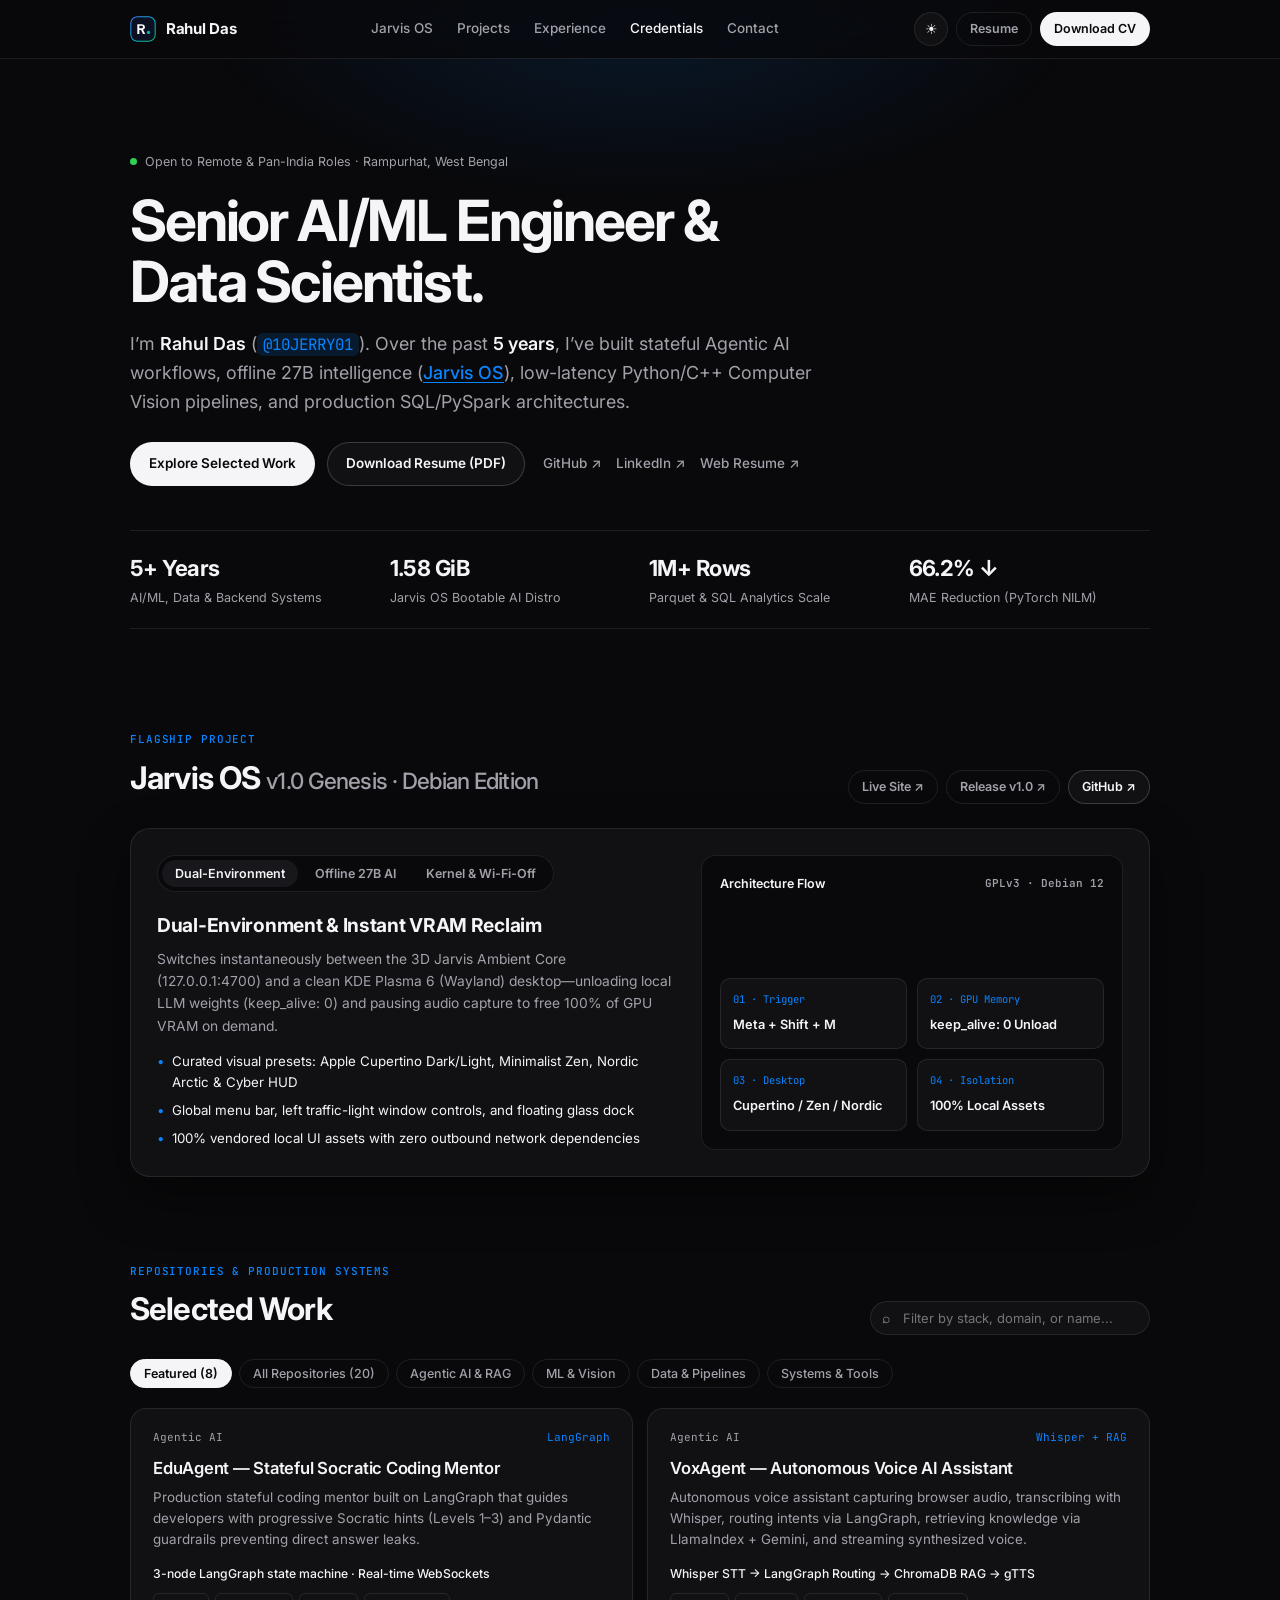
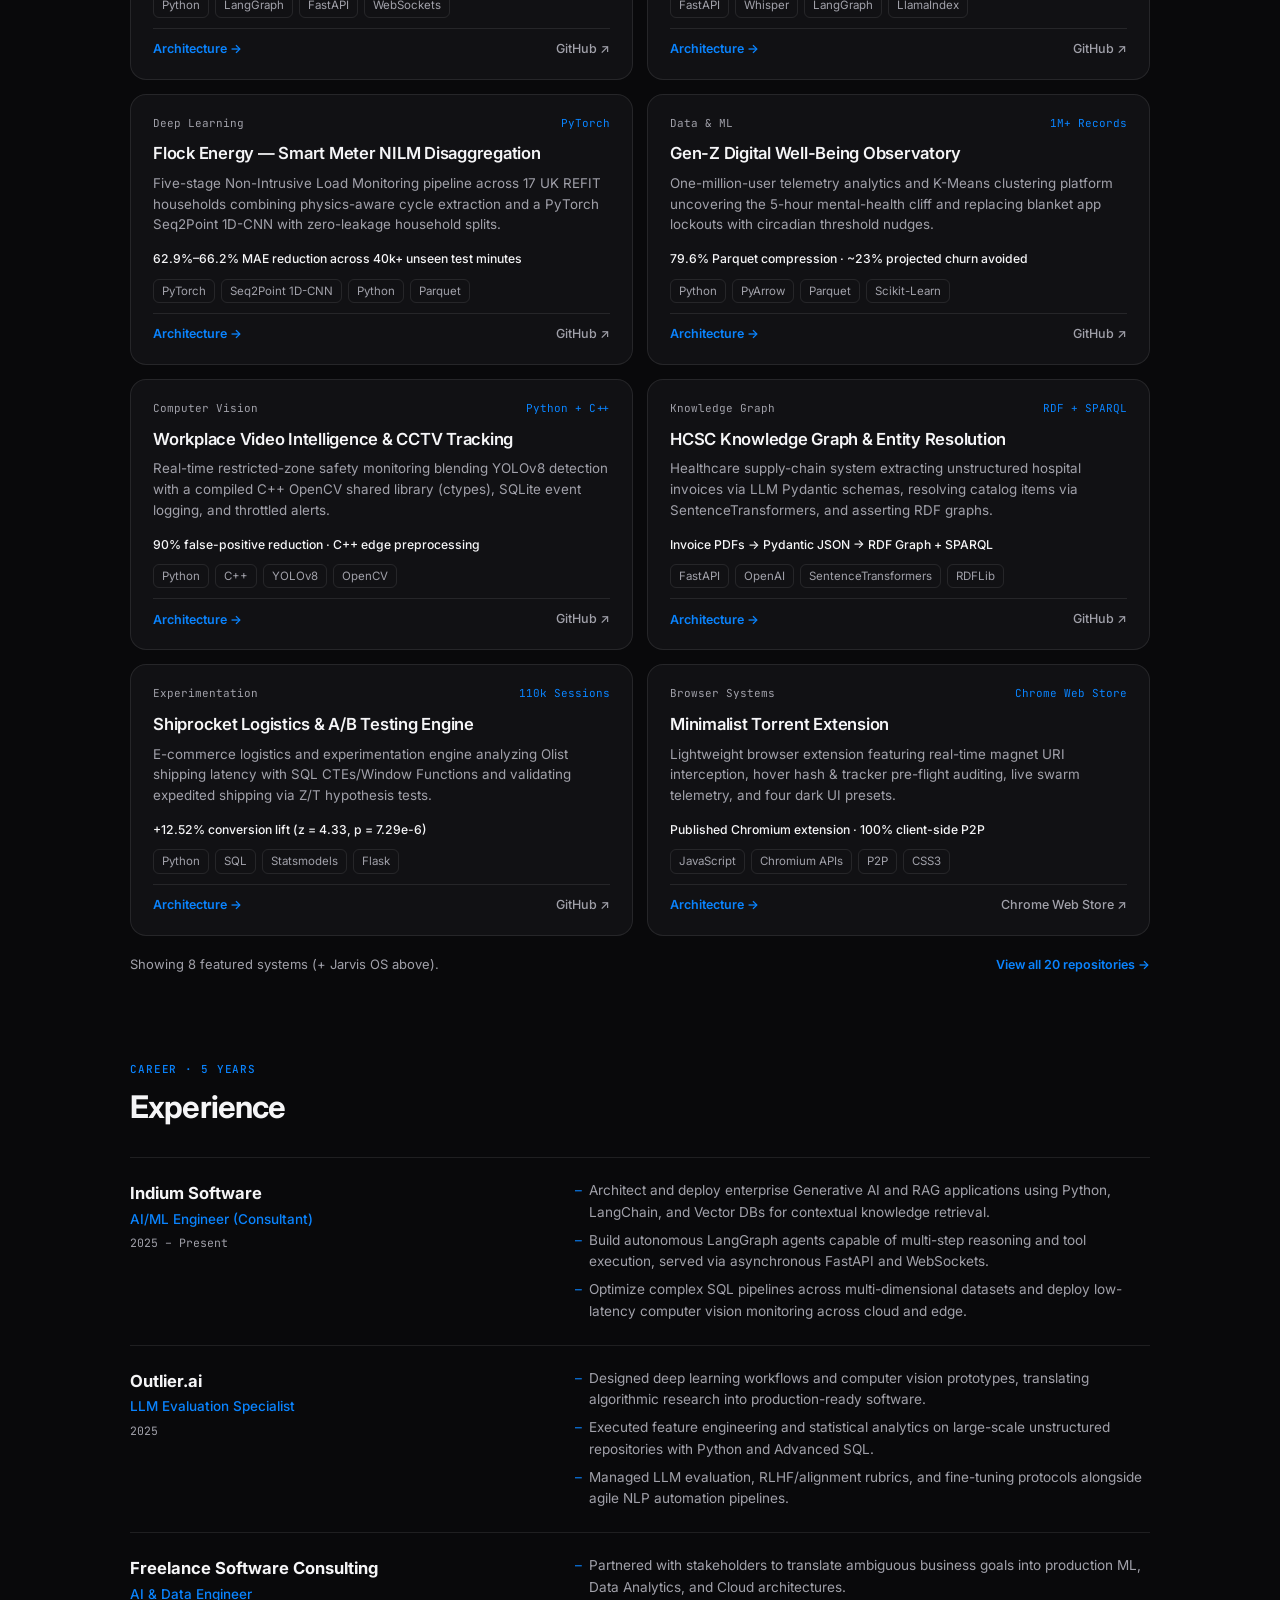
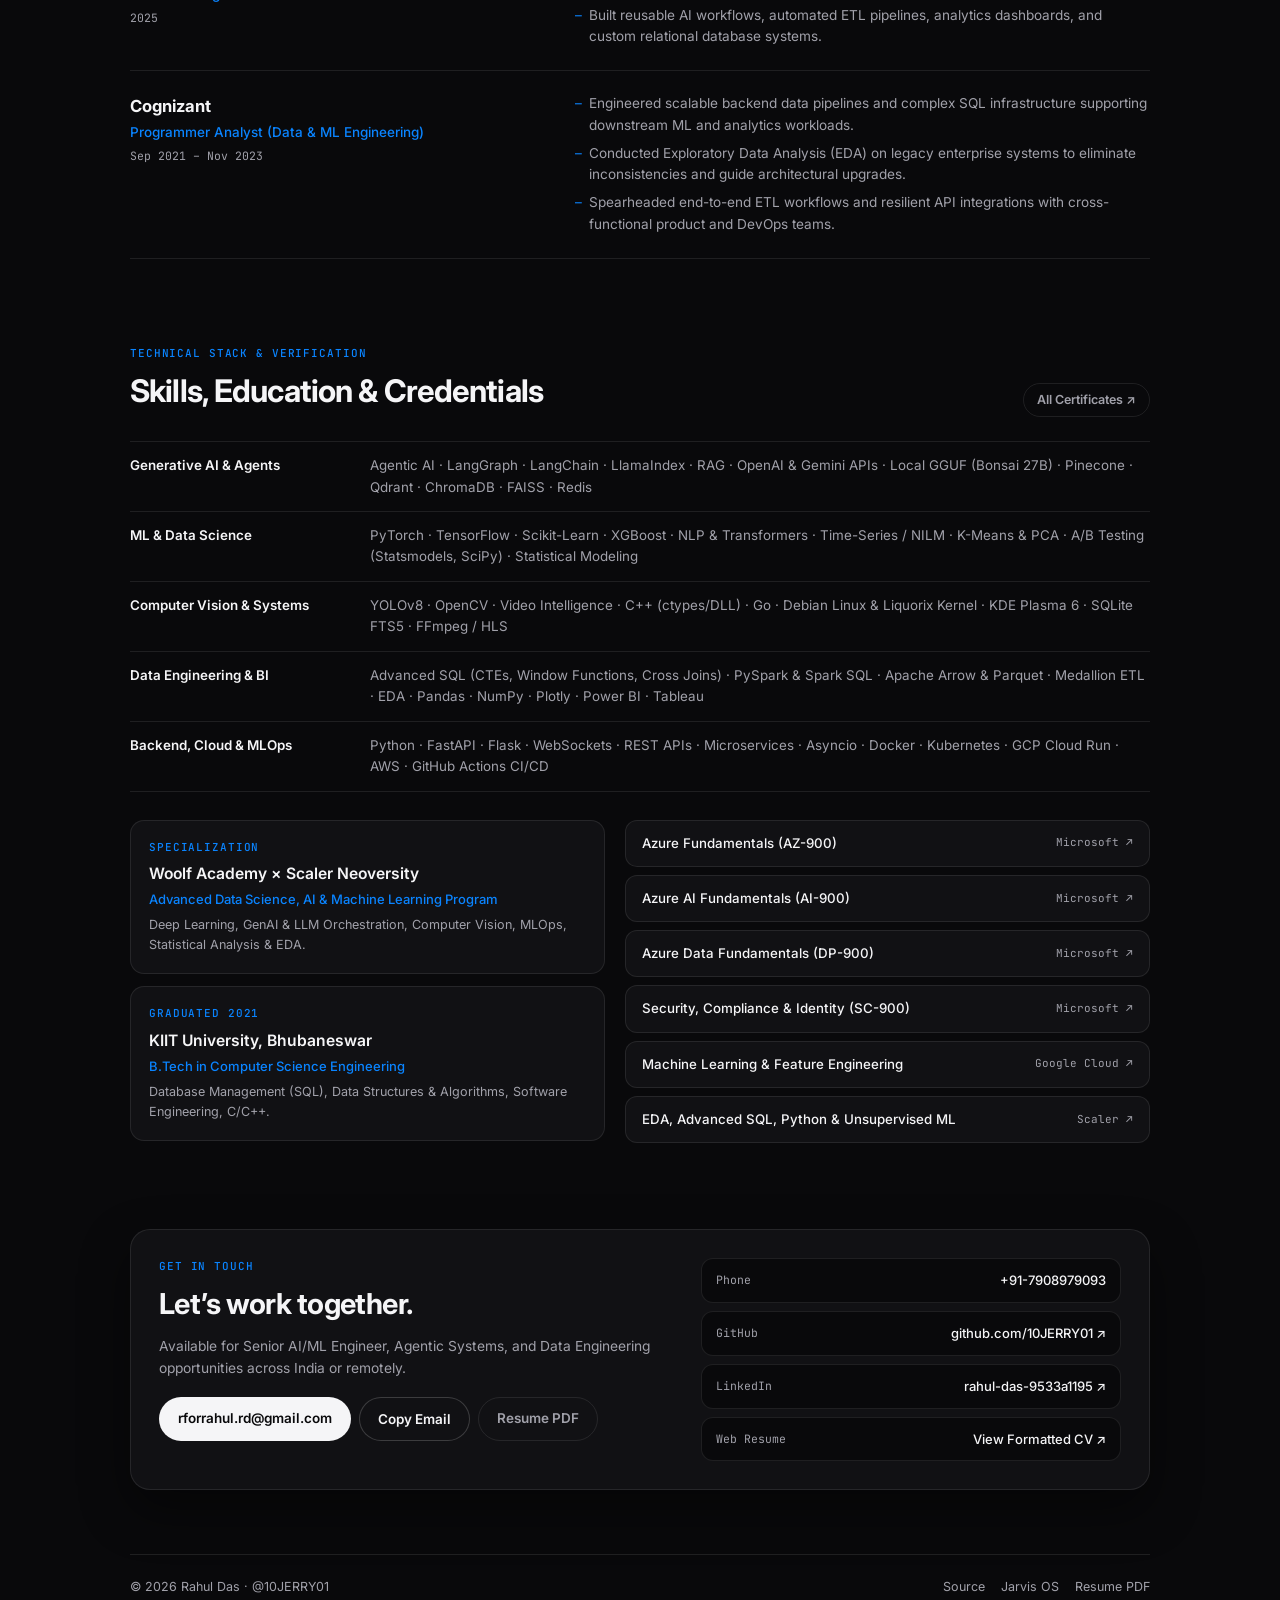
<file: index.html>
<!DOCTYPE html>
<html lang="en" data-theme="dark">
<head>
  <meta charset="UTF-8" />
  <meta name="viewport" content="width=device-width, initial-scale=1.0" />
  <title>Rahul Das — Senior AI/ML Engineer &amp; Data Scientist</title>
  <meta
    name="description"
    content="Portfolio of Rahul Das (@10JERRY01) — Senior AI/ML Engineer & Data Scientist specializing in Agentic AI, Jarvis OS (Debian + Offline 27B AI), Computer Vision, and Scalable Data Engineering."
  />
  <meta property="og:title" content="Rahul Das — Senior AI/ML Engineer &amp; Data Scientist" />
  <meta
    property="og:description"
    content="Jarvis OS, LangGraph Multi-Agent Systems, PyTorch Deep Learning, Real-Time Computer Vision, and Data Engineering."
  />
  <meta property="og:type" content="website" />
  <link rel="icon" type="image/svg+xml" href="./assets/avatar-mark.svg" />
  <link rel="preconnect" href="https://fonts.googleapis.com" />
  <link rel="preconnect" href="https://fonts.gstatic.com" crossorigin />
  <link
    href="https://fonts.googleapis.com/css2?family=Inter:wght@400;500;600;700&family=JetBrains+Mono:wght@400;500&display=swap"
    rel="stylesheet"
  />
  <link rel="stylesheet" href="./styles.css" />
</head>
<body>
  <div class="ambient-halo" aria-hidden="true"></div>

  <!-- Minimal Sticky Navbar -->
  <header class="navbar" id="top">
    <div class="container nav-inner">
      <a href="#top" class="brand" aria-label="Rahul Das Home">
        <img src="./assets/avatar-mark.svg" alt="" class="brand-logo" width="26" height="26" />
        <span>Rahul Das</span>
      </a>

      <nav class="nav-links" aria-label="Primary Navigation">
        <a href="#jarvis-os">Jarvis OS</a>
        <a href="#projects">Projects</a>
        <a href="#experience">Experience</a>
        <a href="#credentials">Credentials</a>
        <a href="#contact">Contact</a>
      </nav>

      <div class="nav-actions">
        <button id="theme-toggle" class="icon-btn" type="button" aria-label="Toggle light or dark theme" title="Switch Theme">
          <span class="theme-icon" aria-hidden="true">☀</span>
        </button>
        <a class="btn btn-ghost btn-sm nav-cta" href="./resume.html" target="_blank" rel="noopener">Resume</a>
        <a class="btn btn-primary btn-sm nav-cta" href="./assets/Rahul_Das_Resume.pdf" download="Rahul_Das_Resume.pdf">Download CV</a>
        <button id="mobile-menu-btn" class="icon-btn mobile-only" type="button" aria-label="Open menu" aria-expanded="false">
          ☰
        </button>
      </div>
    </div>

    <div id="mobile-drawer" class="mobile-drawer" hidden>
      <a href="#jarvis-os">Jarvis OS</a>
      <a href="#projects">Projects</a>
      <a href="#experience">Experience</a>
      <a href="#credentials">Credentials</a>
      <a href="#contact">Contact</a>
      <div class="mobile-drawer-cta">
        <a class="btn btn-ghost btn-sm" href="./resume.html" target="_blank" rel="noopener">Web Resume</a>
        <a class="btn btn-primary btn-sm" href="./assets/Rahul_Das_Resume.pdf" download="Rahul_Das_Resume.pdf">Download CV</a>
      </div>
    </div>
  </header>

  <main>
    <!-- Sleek Minimalist Hero -->
    <section class="hero container">
      <div class="availability">
        <span class="dot" aria-hidden="true"></span>
        <span>Open to Remote &amp; Pan-India Roles · Rampurhat, West Bengal</span>
      </div>

      <h1>Senior AI/ML Engineer &amp; Data Scientist.</h1>

      <p class="hero-lead">
        I’m <strong>Rahul Das</strong> (<code>@10JERRY01</code>). Over the past <strong>5 years</strong>, I’ve built stateful Agentic AI workflows, offline 27B intelligence (<a href="#jarvis-os" class="text-link">Jarvis OS</a>), low-latency Python/C++ Computer Vision pipelines, and production SQL/PySpark architectures.
      </p>

      <div class="hero-actions">
        <a class="btn btn-primary" href="#projects">Explore Selected Work</a>
        <a class="btn btn-secondary" href="./assets/Rahul_Das_Resume.pdf" download="Rahul_Das_Resume.pdf">Download Resume (PDF)</a>
        <div class="hero-text-links">
          <a href="https://github.com/10JERRY01" target="_blank" rel="noopener">GitHub ↗</a>
          <a href="https://www.linkedin.com/in/rahul-das-9533a1195" target="_blank" rel="noopener">LinkedIn ↗</a>
          <a href="./resume.html" target="_blank" rel="noopener">Web Resume ↗</a>
        </div>
      </div>

      <div class="metrics-bar" id="metrics-bar"></div>
    </section>

    <!-- Flagship Spotlight: Jarvis OS -->
    <section class="section container" id="jarvis-os">
      <div class="section-head">
        <div>
          <span class="eyebrow">Flagship Project</span>
          <h2>Jarvis OS <span class="subtle">v1.0 Genesis · Debian Edition</span></h2>
        </div>
        <div class="head-links">
          <a class="btn btn-ghost btn-sm" href="https://10JERRY01.github.io/Jarvis-os/" target="_blank" rel="noopener">Live Site ↗</a>
          <a class="btn btn-ghost btn-sm" href="https://github.com/10JERRY01/Jarvis-os/releases/tag/v1.0.0" target="_blank" rel="noopener">Release v1.0 ↗</a>
          <a class="btn btn-secondary btn-sm" href="https://github.com/10JERRY01/Jarvis-os" target="_blank" rel="noopener">GitHub ↗</a>
        </div>
      </div>

      <div class="jarvis-card">
        <div class="jarvis-content">
          <div class="segmented" role="tablist" aria-label="Jarvis OS Architecture">
            <button class="seg-btn active" type="button" data-jarvis-tab="dual" role="tab" aria-selected="true">
              Dual-Environment
            </button>
            <button class="seg-btn" type="button" data-jarvis-tab="ai" role="tab" aria-selected="false">
              Offline 27B AI
            </button>
            <button class="seg-btn" type="button" data-jarvis-tab="kernel" role="tab" aria-selected="false">
              Kernel &amp; Wi-Fi-Off
            </button>
          </div>
          <div id="jarvis-copy"></div>
        </div>

        <div class="jarvis-diagram">
          <div class="diagram-head">
            <span>Architecture Flow</span>
            <span class="mono-tag">GPLv3 · Debian 12</span>
          </div>
          <div class="stage-grid" id="jarvis-stages"></div>
        </div>
      </div>
    </section>

    <!-- Selected Work & Projects -->
    <section class="section container" id="projects">
      <div class="section-head">
        <div>
          <span class="eyebrow">Repositories &amp; Production Systems</span>
          <h2>Selected Work</h2>
        </div>
        <label class="search-wrap">
          <span class="search-glyph" aria-hidden="true">⌕</span>
          <input
            type="search"
            id="project-search"
            placeholder="Filter by stack, domain, or name..."
            aria-label="Search projects"
          />
        </label>
      </div>

      <div class="filter-bar" id="filter-bar" role="tablist" aria-label="Project Categories">
        <button class="filter-chip active" type="button" data-filter="featured">Featured (8)</button>
        <button class="filter-chip" type="button" data-filter="all">All Repositories (20)</button>
        <button class="filter-chip" type="button" data-filter="agentic">Agentic AI &amp; RAG</button>
        <button class="filter-chip" type="button" data-filter="mlcv">ML &amp; Vision</button>
        <button class="filter-chip" type="button" data-filter="data">Data &amp; Pipelines</button>
        <button class="filter-chip" type="button" data-filter="systems">Systems &amp; Tools</button>
      </div>

      <div class="projects-grid" id="projects-grid"></div>
      <div class="projects-footer" id="projects-footer"></div>
    </section>

    <!-- Experience -->
    <section class="section container" id="experience">
      <div class="section-head">
        <div>
          <span class="eyebrow">Career · 5 Years</span>
          <h2>Experience</h2>
        </div>
      </div>
      <div class="experience-list" id="experience-list"></div>
    </section>

    <!-- Skills, Education & Credentials -->
    <section class="section container" id="credentials">
      <div class="section-head">
        <div>
          <span class="eyebrow">Technical Stack &amp; Verification</span>
          <h2>Skills, Education &amp; Credentials</h2>
        </div>
        <a class="btn btn-ghost btn-sm" href="https://github.com/10JERRY01/Certificates" target="_blank" rel="noopener">
          All Certificates ↗
        </a>
      </div>

      <div class="skills-table" id="skills-table"></div>

      <div class="cred-split">
        <div class="edu-stack" id="education-list"></div>
        <div class="cert-list" id="certifications-list"></div>
      </div>
    </section>

    <!-- Contact -->
    <section class="section container" id="contact">
      <div class="contact-panel">
        <div>
          <span class="eyebrow">Get in Touch</span>
          <h2>Let’s work together.</h2>
          <p class="contact-sub">
            Available for Senior AI/ML Engineer, Agentic Systems, and Data Engineering opportunities across India or remotely.
          </p>
          <div class="contact-actions">
            <a class="btn btn-primary" href="mailto:rforrahul.rd@gmail.com">rforrahul.rd@gmail.com</a>
            <button id="copy-email-btn" class="btn btn-secondary" type="button">Copy Email</button>
            <a class="btn btn-ghost" href="./assets/Rahul_Das_Resume.pdf" download="Rahul_Das_Resume.pdf">Resume PDF</a>
          </div>
        </div>

        <div class="contact-links">
          <a class="contact-row" href="tel:+917908979093">
            <span class="cl-k">Phone</span>
            <span class="cl-v">+91-7908979093</span>
          </a>
          <a class="contact-row" href="https://github.com/10JERRY01" target="_blank" rel="noopener">
            <span class="cl-k">GitHub</span>
            <span class="cl-v">github.com/10JERRY01 ↗</span>
          </a>
          <a class="contact-row" href="https://www.linkedin.com/in/rahul-das-9533a1195" target="_blank" rel="noopener">
            <span class="cl-k">LinkedIn</span>
            <span class="cl-v">rahul-das-9533a1195 ↗</span>
          </a>
          <a class="contact-row" href="./resume.html" target="_blank" rel="noopener">
            <span class="cl-k">Web Resume</span>
            <span class="cl-v">View Formatted CV ↗</span>
          </a>
        </div>
      </div>
    </section>
  </main>

  <footer class="footer container">
    <span>© <span id="year"></span> Rahul Das · @10JERRY01</span>
    <div class="footer-links">
      <a href="https://github.com/10JERRY01/Portfolio-" target="_blank" rel="noopener">Source</a>
      <a href="https://github.com/10JERRY01/Jarvis-os" target="_blank" rel="noopener">Jarvis OS</a>
      <a href="./assets/Rahul_Das_Resume.pdf" download="Rahul_Das_Resume.pdf">Resume PDF</a>
    </div>
  </footer>

  <!-- Project Details Modal -->
  <div id="project-modal" class="modal-backdrop" hidden role="dialog" aria-modal="true" aria-labelledby="modal-title">
    <div class="modal-panel">
      <div class="modal-head">
        <div>
          <span id="modal-category" class="eyebrow"></span>
          <h3 id="modal-title"></h3>
        </div>
        <button id="modal-close" class="icon-btn" type="button" aria-label="Close modal">✕</button>
      </div>
      <div class="modal-body">
        <p id="modal-impact" class="modal-impact"></p>
        <p id="modal-summary" class="modal-summary"></p>
        <h4>Architecture &amp; Engineering Notes</h4>
        <ul id="modal-arch" class="modal-arch"></ul>
        <div id="modal-stack" class="tag-row"></div>
      </div>
      <div class="modal-foot" id="modal-links"></div>
    </div>
  </div>

  <div id="toast" class="toast" role="status" aria-live="polite" hidden></div>

  <script src="./data.js"></script>
  <script src="./app.js"></script>
</body>
</html>
</file>
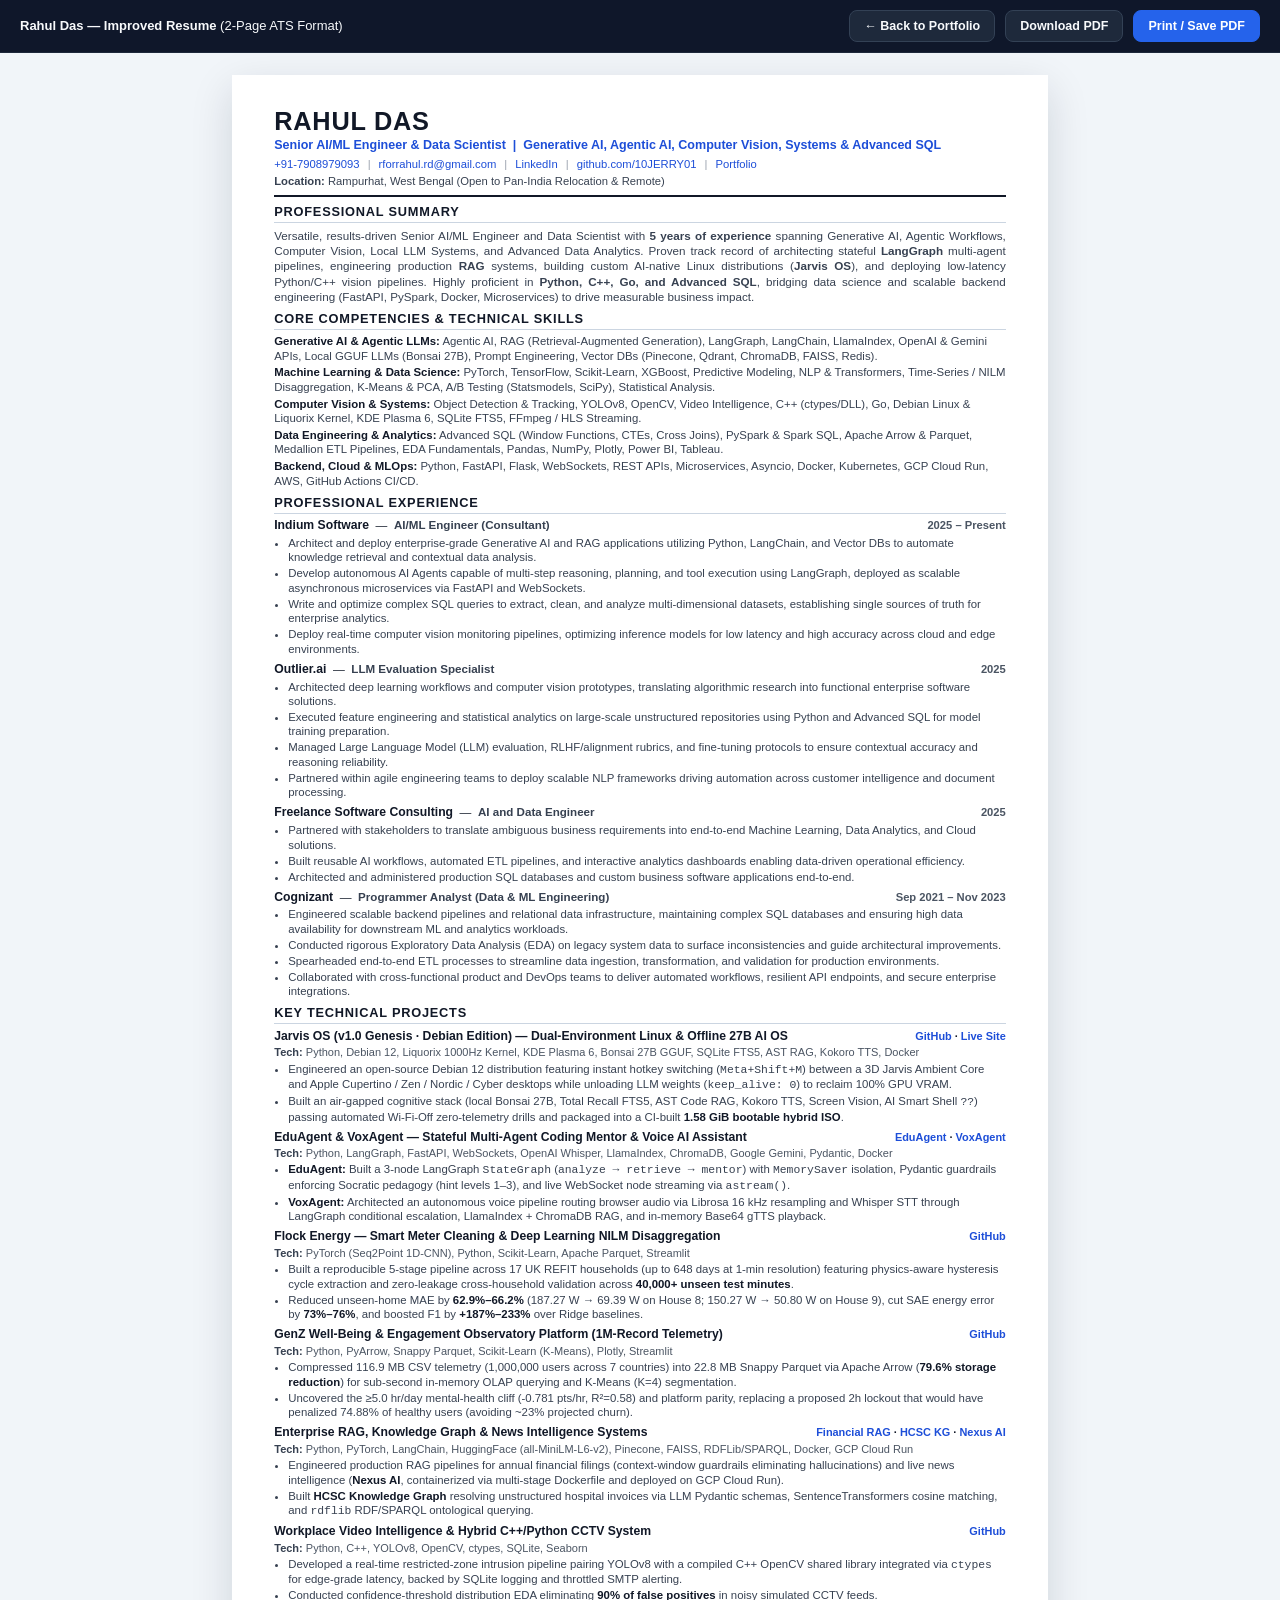
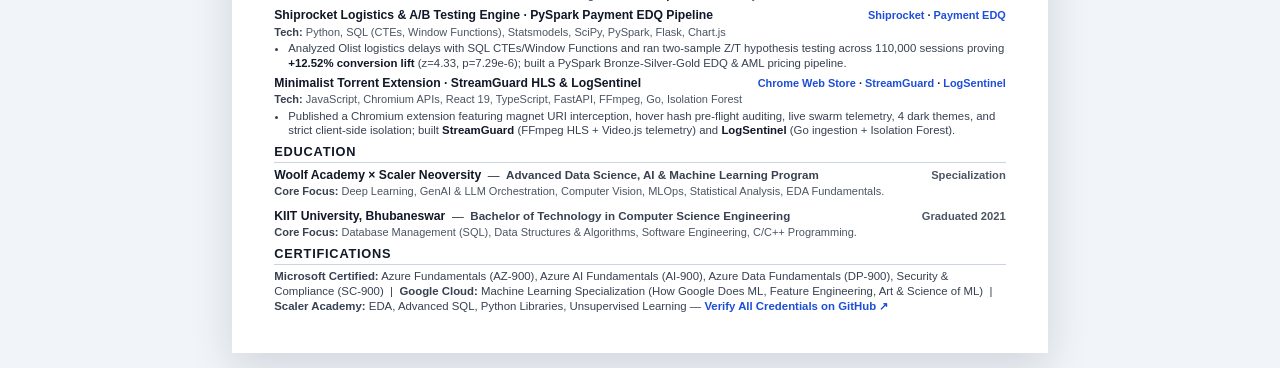
<file: resume.html>
<!DOCTYPE html>
<html lang="en">
<head>
  <meta charset="UTF-8" />
  <meta name="viewport" content="width=device-width, initial-scale=1.0" />
  <title>Rahul Das — Resume | Senior AI/ML Engineer &amp; Data Scientist</title>
  <link rel="icon" type="image/svg+xml" href="./assets/avatar-mark.svg" />
  <style>
    :root {
      --ink: #111827;
      --ink-secondary: #374151;
      --muted: #4b5563;
      --accent: #1d4ed8;
      --rule: #cbd5e1;
      --bg-page: #ffffff;
      --bg-shell: #f1f5f9;
    }

    * {
      box-sizing: border-box;
      margin: 0;
      padding: 0;
    }

    body {
      background: var(--bg-shell);
      color: var(--ink);
      font-family: "Inter", "Segoe UI", -apple-system, BlinkMacSystemFont, Roboto, Arial, sans-serif;
      font-size: 8.85pt;
      line-height: 1.29;
      -webkit-font-smoothing: antialiased;
    }

    a {
      color: var(--accent);
      text-decoration: none;
    }

    a:hover {
      text-decoration: underline;
    }

    .toolbar {
      position: sticky;
      top: 0;
      z-index: 50;
      background: #0f172a;
      color: #f8fafc;
      padding: 10px 20px;
      display: flex;
      justify-content: space-between;
      align-items: center;
      gap: 12px;
      border-bottom: 1px solid #1e293b;
      font-size: 13px;
    }

    .toolbar-actions {
      display: flex;
      gap: 10px;
    }

    .tbtn {
      display: inline-flex;
      align-items: center;
      gap: 6px;
      padding: 7px 14px;
      border-radius: 8px;
      font-weight: 600;
      font-size: 12.5px;
      border: 1px solid #334155;
      background: #1e293b;
      color: #f8fafc;
      cursor: pointer;
      text-decoration: none;
    }

    .tbtn.primary {
      background: #2563eb;
      border-color: #2563eb;
      color: #fff;
    }

    .sheet {
      width: 8.5in;
      min-height: 11in;
      margin: 22px auto;
      background: var(--bg-page);
      padding: 0.34in 0.44in;
      box-shadow: 0 14px 40px rgba(15, 23, 42, 0.14);
    }

    /* Header */
    .resume-header {
      border-bottom: 2px solid var(--ink);
      padding-bottom: 7px;
      margin-bottom: 7px;
    }

    .resume-name {
      font-size: 19pt;
      font-weight: 800;
      letter-spacing: 0.03em;
      color: var(--ink);
      line-height: 1.08;
    }

    .resume-headline {
      font-size: 9.4pt;
      font-weight: 600;
      color: var(--accent);
      margin-top: 2px;
    }

    .contact-row {
      margin-top: 4px;
      font-size: 8.45pt;
      color: var(--ink-secondary);
      display: flex;
      flex-wrap: wrap;
      gap: 2px 8px;
      align-items: center;
    }

    .sep {
      color: #9ca3af;
    }

    /* Sections */
    section {
      margin-bottom: 6.5px;
    }

    .sec-title {
      font-size: 9.6pt;
      font-weight: 800;
      letter-spacing: 0.06em;
      text-transform: uppercase;
      color: var(--ink);
      border-bottom: 1px solid var(--rule);
      padding-bottom: 1.5px;
      margin-bottom: 4.5px;
      break-after: avoid;
    }

    .summary-text {
      color: var(--ink-secondary);
      font-size: 8.75pt;
      line-height: 1.31;
      text-align: justify;
    }

    /* Skills */
    .skills-list {
      list-style: none;
      display: grid;
      gap: 2px;
    }

    .skills-list li {
      font-size: 8.55pt;
      color: var(--ink-secondary);
      line-height: 1.28;
    }

    .skills-list strong {
      color: var(--ink);
    }

    /* Experience & Projects */
    .entry {
      margin-bottom: 5.5px;
      break-inside: avoid;
    }

    .entry:last-child {
      margin-bottom: 0;
    }

    .entry-head {
      display: flex;
      justify-content: space-between;
      align-items: baseline;
      gap: 8px;
    }

    .entry-title {
      font-size: 9.15pt;
      font-weight: 700;
      color: var(--ink);
    }

    .entry-sub {
      font-size: 8.7pt;
      font-weight: 600;
      color: var(--ink-secondary);
    }

    .entry-meta {
      font-size: 8.4pt;
      font-weight: 600;
      color: var(--muted);
      white-space: nowrap;
    }

    .entry-links {
      font-size: 8.2pt;
      font-weight: 600;
      white-space: nowrap;
    }

    .bullets {
      margin-top: 2px;
      padding-left: 14px;
      display: grid;
      gap: 1.5px;
    }

    .bullets li {
      font-size: 8.55pt;
      color: var(--ink-secondary);
      line-height: 1.27;
    }

    .bullets strong {
      color: var(--ink);
    }

    .project-tech {
      font-size: 8.25pt;
      color: var(--muted);
      margin-top: 1px;
    }

    .project-tech strong {
      color: var(--ink-secondary);
    }

    .page-break-before {
      break-before: page;
    }

    .edu-grid {
      display: grid;
      gap: 4.5px;
    }

    .cert-line {
      font-size: 8.55pt;
      color: var(--ink-secondary);
      line-height: 1.3;
    }

    @page {
      size: letter;
      margin: 0.32in 0.44in;
    }

    @media print {
      body {
        background: #ffffff;
      }
      .no-print {
        display: none !important;
      }
      .sheet {
        width: auto;
        min-height: auto;
        margin: 0;
        padding: 0;
        box-shadow: none;
      }
    }
  </style>
</head>
<body>
  <div class="toolbar no-print">
    <div><strong>Rahul Das — Improved Resume</strong> (2-Page ATS Format)</div>
    <div class="toolbar-actions">
      <a class="tbtn" href="./index.html">← Back to Portfolio</a>
      <a class="tbtn" href="./assets/Rahul_Das_Resume.pdf" download="Rahul_Das_Resume.pdf">Download PDF</a>
      <button class="tbtn primary" type="button" onclick="window.print()">Print / Save PDF</button>
    </div>
  </div>

  <main class="sheet">
    <!-- Header -->
    <header class="resume-header">
      <div class="resume-name">RAHUL DAS</div>
      <div class="resume-headline">
        Senior AI/ML Engineer &amp; Data Scientist &nbsp;|&nbsp; Generative AI, Agentic AI, Computer Vision, Systems &amp; Advanced SQL
      </div>
      <div class="contact-row">
        <a href="tel:+917908979093">+91-7908979093</a>
        <span class="sep">|</span>
        <a href="mailto:rforrahul.rd@gmail.com">rforrahul.rd@gmail.com</a>
        <span class="sep">|</span>
        <a href="https://www.linkedin.com/in/rahul-das-9533a1195" target="_blank" rel="noopener">LinkedIn</a>
        <span class="sep">|</span>
        <a href="https://github.com/10JERRY01" target="_blank" rel="noopener">github.com/10JERRY01</a>
        <span class="sep">|</span>
        <a href="https://10jerry01.github.io/Portfolio-/" target="_blank" rel="noopener">Portfolio</a>
      </div>
      <div class="contact-row" style="margin-top:2px;">
        <span><strong>Location:</strong> Rampurhat, West Bengal (Open to Pan-India Relocation &amp; Remote)</span>
      </div>
    </header>

    <!-- Summary -->
    <section>
      <h2 class="sec-title">Professional Summary</h2>
      <p class="summary-text">
        Versatile, results-driven Senior AI/ML Engineer and Data Scientist with <strong>5 years of experience</strong> spanning Generative AI, Agentic Workflows, Computer Vision, Local LLM Systems, and Advanced Data Analytics. Proven track record of architecting stateful <strong>LangGraph</strong> multi-agent pipelines, engineering production <strong>RAG</strong> systems, building custom AI-native Linux distributions (<strong>Jarvis OS</strong>), and deploying low-latency Python/C++ vision pipelines. Highly proficient in <strong>Python, C++, Go, and Advanced SQL</strong>, bridging data science and scalable backend engineering (FastAPI, PySpark, Docker, Microservices) to drive measurable business impact.
      </p>
    </section>

    <!-- Core Competencies -->
    <section>
      <h2 class="sec-title">Core Competencies &amp; Technical Skills</h2>
      <ul class="skills-list">
        <li><strong>Generative AI &amp; Agentic LLMs:</strong> Agentic AI, RAG (Retrieval-Augmented Generation), LangGraph, LangChain, LlamaIndex, OpenAI &amp; Gemini APIs, Local GGUF LLMs (Bonsai 27B), Prompt Engineering, Vector DBs (Pinecone, Qdrant, ChromaDB, FAISS, Redis).</li>
        <li><strong>Machine Learning &amp; Data Science:</strong> PyTorch, TensorFlow, Scikit-Learn, XGBoost, Predictive Modeling, NLP &amp; Transformers, Time-Series / NILM Disaggregation, K-Means &amp; PCA, A/B Testing (Statsmodels, SciPy), Statistical Analysis.</li>
        <li><strong>Computer Vision &amp; Systems:</strong> Object Detection &amp; Tracking, YOLOv8, OpenCV, Video Intelligence, C++ (ctypes/DLL), Go, Debian Linux &amp; Liquorix Kernel, KDE Plasma 6, SQLite FTS5, FFmpeg / HLS Streaming.</li>
        <li><strong>Data Engineering &amp; Analytics:</strong> Advanced SQL (Window Functions, CTEs, Cross Joins), PySpark &amp; Spark SQL, Apache Arrow &amp; Parquet, Medallion ETL Pipelines, EDA Fundamentals, Pandas, NumPy, Plotly, Power BI, Tableau.</li>
        <li><strong>Backend, Cloud &amp; MLOps:</strong> Python, FastAPI, Flask, WebSockets, REST APIs, Microservices, Asyncio, Docker, Kubernetes, GCP Cloud Run, AWS, GitHub Actions CI/CD.</li>
      </ul>
    </section>

    <!-- Professional Experience -->
    <section>
      <h2 class="sec-title">Professional Experience</h2>

      <div class="entry">
        <div class="entry-head">
          <div><span class="entry-title">Indium Software</span> &nbsp;—&nbsp; <span class="entry-sub">AI/ML Engineer (Consultant)</span></div>
          <span class="entry-meta">2025 – Present</span>
        </div>
        <ul class="bullets">
          <li>Architect and deploy enterprise-grade Generative AI and RAG applications utilizing Python, LangChain, and Vector DBs to automate knowledge retrieval and contextual data analysis.</li>
          <li>Develop autonomous AI Agents capable of multi-step reasoning, planning, and tool execution using LangGraph, deployed as scalable asynchronous microservices via FastAPI and WebSockets.</li>
          <li>Write and optimize complex SQL queries to extract, clean, and analyze multi-dimensional datasets, establishing single sources of truth for enterprise analytics.</li>
          <li>Deploy real-time computer vision monitoring pipelines, optimizing inference models for low latency and high accuracy across cloud and edge environments.</li>
        </ul>
      </div>

      <div class="entry">
        <div class="entry-head">
          <div><span class="entry-title">Outlier.ai</span> &nbsp;—&nbsp; <span class="entry-sub">LLM Evaluation Specialist</span></div>
          <span class="entry-meta">2025</span>
        </div>
        <ul class="bullets">
          <li>Architected deep learning workflows and computer vision prototypes, translating algorithmic research into functional enterprise software solutions.</li>
          <li>Executed feature engineering and statistical analytics on large-scale unstructured repositories using Python and Advanced SQL for model training preparation.</li>
          <li>Managed Large Language Model (LLM) evaluation, RLHF/alignment rubrics, and fine-tuning protocols to ensure contextual accuracy and reasoning reliability.</li>
          <li>Partnered within agile engineering teams to deploy scalable NLP frameworks driving automation across customer intelligence and document processing.</li>
        </ul>
      </div>

      <div class="entry">
        <div class="entry-head">
          <div><span class="entry-title">Freelance Software Consulting</span> &nbsp;—&nbsp; <span class="entry-sub">AI and Data Engineer</span></div>
          <span class="entry-meta">2025</span>
        </div>
        <ul class="bullets">
          <li>Partnered with stakeholders to translate ambiguous business requirements into end-to-end Machine Learning, Data Analytics, and Cloud solutions.</li>
          <li>Built reusable AI workflows, automated ETL pipelines, and interactive analytics dashboards enabling data-driven operational efficiency.</li>
          <li>Architected and administered production SQL databases and custom business software applications end-to-end.</li>
        </ul>
      </div>

      <div class="entry">
        <div class="entry-head">
          <div><span class="entry-title">Cognizant</span> &nbsp;—&nbsp; <span class="entry-sub">Programmer Analyst (Data &amp; ML Engineering)</span></div>
          <span class="entry-meta">Sep 2021 – Nov 2023</span>
        </div>
        <ul class="bullets">
          <li>Engineered scalable backend pipelines and relational data infrastructure, maintaining complex SQL databases and ensuring high data availability for downstream ML and analytics workloads.</li>
          <li>Conducted rigorous Exploratory Data Analysis (EDA) on legacy system data to surface inconsistencies and guide architectural improvements.</li>
          <li>Spearheaded end-to-end ETL processes to streamline data ingestion, transformation, and validation for production environments.</li>
          <li>Collaborated with cross-functional product and DevOps teams to deliver automated workflows, resilient API endpoints, and secure enterprise integrations.</li>
        </ul>
      </div>
    </section>

    <!-- Page 2: Key Technical Projects, Education & Certifications -->
    <section class="page-break-before">
      <h2 class="sec-title">Key Technical Projects</h2>

      <div class="entry">
        <div class="entry-head">
          <div class="entry-title">Jarvis OS (v1.0 Genesis · Debian Edition) — Dual-Environment Linux &amp; Offline 27B AI OS</div>
          <div class="entry-links">
            <a href="https://github.com/10JERRY01/Jarvis-os" target="_blank" rel="noopener">GitHub</a> ·
            <a href="https://10JERRY01.github.io/Jarvis-os/" target="_blank" rel="noopener">Live Site</a>
          </div>
        </div>
        <div class="project-tech"><strong>Tech:</strong> Python, Debian 12, Liquorix 1000Hz Kernel, KDE Plasma 6, Bonsai 27B GGUF, SQLite FTS5, AST RAG, Kokoro TTS, Docker</div>
        <ul class="bullets">
          <li>Engineered an open-source Debian 12 distribution featuring instant hotkey switching (<code>Meta+Shift+M</code>) between a 3D Jarvis Ambient Core and Apple Cupertino / Zen / Nordic / Cyber desktops while unloading LLM weights (<code>keep_alive: 0</code>) to reclaim 100% GPU VRAM.</li>
          <li>Built an air-gapped cognitive stack (local Bonsai 27B, Total Recall FTS5, AST Code RAG, Kokoro TTS, Screen Vision, AI Smart Shell <code>??</code>) passing automated Wi-Fi-Off zero-telemetry drills and packaged into a CI-built <strong>1.58 GiB bootable hybrid ISO</strong>.</li>
        </ul>
      </div>

      <div class="entry">
        <div class="entry-head">
          <div class="entry-title">EduAgent &amp; VoxAgent — Stateful Multi-Agent Coding Mentor &amp; Voice AI Assistant</div>
          <div class="entry-links">
            <a href="https://github.com/10JERRY01/EduAgent" target="_blank" rel="noopener">EduAgent</a> ·
            <a href="https://github.com/10JERRY01/VoxAgent" target="_blank" rel="noopener">VoxAgent</a>
          </div>
        </div>
        <div class="project-tech"><strong>Tech:</strong> Python, LangGraph, FastAPI, WebSockets, OpenAI Whisper, LlamaIndex, ChromaDB, Google Gemini, Pydantic, Docker</div>
        <ul class="bullets">
          <li><strong>EduAgent:</strong> Built a 3-node LangGraph <code>StateGraph</code> (<code>analyze → retrieve → mentor</code>) with <code>MemorySaver</code> isolation, Pydantic guardrails enforcing Socratic pedagogy (hint levels 1–3), and live WebSocket node streaming via <code>astream()</code>.</li>
          <li><strong>VoxAgent:</strong> Architected an autonomous voice pipeline routing browser audio via Librosa 16 kHz resampling and Whisper STT through LangGraph conditional escalation, LlamaIndex + ChromaDB RAG, and in-memory Base64 gTTS playback.</li>
        </ul>
      </div>

      <div class="entry">
        <div class="entry-head">
          <div class="entry-title">Flock Energy — Smart Meter Cleaning &amp; Deep Learning NILM Disaggregation</div>
          <div class="entry-links"><a href="https://github.com/10JERRY01/flock-energy-project" target="_blank" rel="noopener">GitHub</a></div>
        </div>
        <div class="project-tech"><strong>Tech:</strong> PyTorch (Seq2Point 1D-CNN), Python, Scikit-Learn, Apache Parquet, Streamlit</div>
        <ul class="bullets">
          <li>Built a reproducible 5-stage pipeline across 17 UK REFIT households (up to 648 days at 1-min resolution) featuring physics-aware hysteresis cycle extraction and zero-leakage cross-household validation across <strong>40,000+ unseen test minutes</strong>.</li>
          <li>Reduced unseen-home MAE by <strong>62.9%–66.2%</strong> (187.27 W → 69.39 W on House 8; 150.27 W → 50.80 W on House 9), cut SAE energy error by <strong>73%–76%</strong>, and boosted F1 by <strong>+187%–233%</strong> over Ridge baselines.</li>
        </ul>
      </div>

      <div class="entry">
        <div class="entry-head">
          <div class="entry-title">GenZ Well-Being &amp; Engagement Observatory Platform (1M-Record Telemetry)</div>
          <div class="entry-links"><a href="https://github.com/10JERRY01/GenZ-Well-Being-And-Engagement-Observatory" target="_blank" rel="noopener">GitHub</a></div>
        </div>
        <div class="project-tech"><strong>Tech:</strong> Python, PyArrow, Snappy Parquet, Scikit-Learn (K-Means), Plotly, Streamlit</div>
        <ul class="bullets">
          <li>Compressed 116.9 MB CSV telemetry (1,000,000 users across 7 countries) into 22.8 MB Snappy Parquet via Apache Arrow (<strong>79.6% storage reduction</strong>) for sub-second in-memory OLAP querying and K-Means (K=4) segmentation.</li>
          <li>Uncovered the ≥5.0 hr/day mental-health cliff (-0.781 pts/hr, R²=0.58) and platform parity, replacing a proposed 2h lockout that would have penalized 74.88% of healthy users (avoiding ~23% projected churn).</li>
        </ul>
      </div>

      <div class="entry">
        <div class="entry-head">
          <div class="entry-title">Enterprise RAG, Knowledge Graph &amp; News Intelligence Systems</div>
          <div class="entry-links">
            <a href="https://github.com/10JERRY01/10JERRY01-Intelligent-Financial-Document-Insights-System-RAG-LLM" target="_blank" rel="noopener">Financial RAG</a> ·
            <a href="https://github.com/10JERRY01/HCSC-Knowledge-Graph-Entity-Resolution" target="_blank" rel="noopener">HCSC KG</a> ·
            <a href="https://github.com/10JERRY01/nexus-ai-engine" target="_blank" rel="noopener">Nexus AI</a>
          </div>
        </div>
        <div class="project-tech"><strong>Tech:</strong> Python, PyTorch, LangChain, HuggingFace (all-MiniLM-L6-v2), Pinecone, FAISS, RDFLib/SPARQL, Docker, GCP Cloud Run</div>
        <ul class="bullets">
          <li>Engineered production RAG pipelines for annual financial filings (context-window guardrails eliminating hallucinations) and live news intelligence (<strong>Nexus AI</strong>, containerized via multi-stage Dockerfile and deployed on GCP Cloud Run).</li>
          <li>Built <strong>HCSC Knowledge Graph</strong> resolving unstructured hospital invoices via LLM Pydantic schemas, SentenceTransformers cosine matching, and <code>rdflib</code> RDF/SPARQL ontological querying.</li>
        </ul>
      </div>

      <div class="entry">
        <div class="entry-head">
          <div class="entry-title">Workplace Video Intelligence &amp; Hybrid C++/Python CCTV System</div>
          <div class="entry-links"><a href="https://github.com/10JERRY01/Workplace-Video-Intelligence-Tracking" target="_blank" rel="noopener">GitHub</a></div>
        </div>
        <div class="project-tech"><strong>Tech:</strong> Python, C++, YOLOv8, OpenCV, ctypes, SQLite, Seaborn</div>
        <ul class="bullets">
          <li>Developed a real-time restricted-zone intrusion pipeline pairing YOLOv8 with a compiled C++ OpenCV shared library integrated via <code>ctypes</code> for edge-grade latency, backed by SQLite logging and throttled SMTP alerting.</li>
          <li>Conducted confidence-threshold distribution EDA eliminating <strong>90% of false positives</strong> in noisy simulated CCTV feeds.</li>
        </ul>
      </div>

      <div class="entry">
        <div class="entry-head">
          <div class="entry-title">Shiprocket Logistics &amp; A/B Testing Engine · PySpark Payment EDQ Pipeline</div>
          <div class="entry-links">
            <a href="https://github.com/10JERRY01/shiprocket-analytics" target="_blank" rel="noopener">Shiprocket</a> ·
            <a href="https://github.com/10JERRY01/Enterprise_Payment_Data_Quality_and_Pricing_Engine" target="_blank" rel="noopener">Payment EDQ</a>
          </div>
        </div>
        <div class="project-tech"><strong>Tech:</strong> Python, SQL (CTEs, Window Functions), Statsmodels, SciPy, PySpark, Flask, Chart.js</div>
        <ul class="bullets">
          <li>Analyzed Olist logistics delays with SQL CTEs/Window Functions and ran two-sample Z/T hypothesis testing across 110,000 sessions proving <strong>+12.52% conversion lift</strong> (z=4.33, p=7.29e-6); built a PySpark Bronze-Silver-Gold EDQ &amp; AML pricing pipeline.</li>
        </ul>
      </div>

      <div class="entry">
        <div class="entry-head">
          <div class="entry-title">Minimalist Torrent Extension · StreamGuard HLS &amp; LogSentinel</div>
          <div class="entry-links">
            <a href="https://chromewebstore.google.com/detail/bdmkboiedhlebnhdnabhdabhlhhnbieg" target="_blank" rel="noopener">Chrome Web Store</a> ·
            <a href="https://github.com/10JERRY01/StreamGuard" target="_blank" rel="noopener">StreamGuard</a> ·
            <a href="https://github.com/10JERRY01/LogSentinel" target="_blank" rel="noopener">LogSentinel</a>
          </div>
        </div>
        <div class="project-tech"><strong>Tech:</strong> JavaScript, Chromium APIs, React 19, TypeScript, FastAPI, FFmpeg, Go, Isolation Forest</div>
        <ul class="bullets">
          <li>Published a Chromium extension featuring magnet URI interception, hover hash pre-flight auditing, live swarm telemetry, 4 dark themes, and strict client-side isolation; built <strong>StreamGuard</strong> (FFmpeg HLS + Video.js telemetry) and <strong>LogSentinel</strong> (Go ingestion + Isolation Forest).</li>
        </ul>
      </div>
    </section>

    <!-- Education -->
    <section>
      <h2 class="sec-title">Education</h2>
      <div class="edu-grid">
        <div class="entry">
          <div class="entry-head">
            <div><span class="entry-title">Woolf Academy × Scaler Neoversity</span> &nbsp;—&nbsp; <span class="entry-sub">Advanced Data Science, AI &amp; Machine Learning Program</span></div>
            <span class="entry-meta">Specialization</span>
          </div>
          <div class="project-tech"><strong>Core Focus:</strong> Deep Learning, GenAI &amp; LLM Orchestration, Computer Vision, MLOps, Statistical Analysis, EDA Fundamentals.</div>
        </div>
        <div class="entry">
          <div class="entry-head">
            <div><span class="entry-title">KIIT University, Bhubaneswar</span> &nbsp;—&nbsp; <span class="entry-sub">Bachelor of Technology in Computer Science Engineering</span></div>
            <span class="entry-meta">Graduated 2021</span>
          </div>
          <div class="project-tech"><strong>Core Focus:</strong> Database Management (SQL), Data Structures &amp; Algorithms, Software Engineering, C/C++ Programming.</div>
        </div>
      </div>
    </section>

    <!-- Certifications -->
    <section>
      <h2 class="sec-title">Certifications</h2>
      <p class="cert-line">
        <strong>Microsoft Certified:</strong> Azure Fundamentals (AZ-900), Azure AI Fundamentals (AI-900), Azure Data Fundamentals (DP-900), Security &amp; Compliance (SC-900) &nbsp;|&nbsp;
        <strong>Google Cloud:</strong> Machine Learning Specialization (How Google Does ML, Feature Engineering, Art &amp; Science of ML) &nbsp;|&nbsp;
        <strong>Scaler Academy:</strong> EDA, Advanced SQL, Python Libraries, Unsupervised Learning —
        <a href="https://github.com/10JERRY01/Certificates" target="_blank" rel="noopener"><strong>Verify All Credentials on GitHub ↗</strong></a>
      </p>
    </section>
  </main>
</body>
</html>
</file>
<file: styles.css>
:root,
[data-theme="dark"] {
  --bg: #09090b;
  --surface: #111114;
  --surface-hover: #17171c;
  --border: rgba(255, 255, 255, 0.09);
  --border-strong: rgba(255, 255, 255, 0.18);
  --text: #f5f5f7;
  --muted: #a1a1aa;
  --accent: #0a84ff;
  --accent-soft: rgba(10, 132, 255, 0.14);
  --green: #30d158;
  --halo: rgba(10, 132, 255, 0.12);
  --shadow: 0 20px 50px rgba(0, 0, 0, 0.45);
}

[data-theme="light"] {
  --bg: #fbfbfd;
  --surface: #ffffff;
  --surface-hover: #f4f4f6;
  --border: rgba(0, 0, 0, 0.08);
  --border-strong: rgba(0, 0, 0, 0.16);
  --text: #1d1d1f;
  --muted: #6e6e73;
  --accent: #0066cc;
  --accent-soft: rgba(0, 102, 204, 0.1);
  --green: #248a3d;
  --halo: rgba(0, 102, 204, 0.08);
  --shadow: 0 14px 36px rgba(0, 0, 0, 0.06);
}

* {
  box-sizing: border-box;
  margin: 0;
  padding: 0;
}

html {
  scroll-behavior: smooth;
  scroll-padding-top: 76px;
  overflow-x: clip;
}

body {
  background: var(--bg);
  color: var(--text);
  font-family: -apple-system, BlinkMacSystemFont, "SF Pro Display", "Inter", "Segoe UI", Roboto, sans-serif;
  line-height: 1.6;
  -webkit-font-smoothing: antialiased;
  overflow-x: clip;
  transition: background 0.2s ease, color 0.2s ease;
}

a {
  color: inherit;
  text-decoration: none;
}

code {
  font-family: "JetBrains Mono", ui-monospace, SFMono-Regular, Consolas, monospace;
  font-size: 0.88em;
  padding: 1px 6px;
  border-radius: 6px;
  background: var(--accent-soft);
  color: var(--accent);
}

.ambient-halo {
  position: fixed;
  top: -160px;
  left: 50%;
  transform: translateX(-50%);
  width: min(860px, 100vw);
  height: 360px;
  pointer-events: none;
  z-index: -1;
  background: radial-gradient(ellipse at center, var(--halo), transparent 72%);
}

.container {
  width: min(1020px, 90vw);
  margin: 0 auto;
}

/* Navbar */
.navbar {
  position: sticky;
  top: 0;
  z-index: 100;
  backdrop-filter: blur(20px) saturate(170%);
  -webkit-backdrop-filter: blur(20px) saturate(170%);
  background: color-mix(in srgb, var(--bg) 82%, transparent);
  border-bottom: 1px solid var(--border);
}

.nav-inner {
  height: 58px;
  display: flex;
  align-items: center;
  justify-content: space-between;
  gap: 14px;
}

.brand {
  display: inline-flex;
  align-items: center;
  gap: 10px;
  font-weight: 700;
  font-size: 15px;
  letter-spacing: -0.02em;
  flex-shrink: 0;
}

.brand-logo {
  border-radius: 7px;
  display: block;
}

.nav-links {
  display: flex;
  align-items: center;
  gap: 24px;
  font-size: 13.5px;
  font-weight: 500;
  color: var(--muted);
}

.nav-links a {
  transition: color 0.15s ease;
}

.nav-links a:hover,
.nav-links a.active {
  color: var(--text);
}

.nav-actions {
  display: flex;
  align-items: center;
  gap: 8px;
  flex-shrink: 0;
}

.icon-btn {
  width: 34px;
  height: 34px;
  border-radius: 999px;
  border: 1px solid var(--border);
  background: var(--surface);
  color: var(--text);
  display: grid;
  place-items: center;
  cursor: pointer;
  font-size: 14px;
  transition: border-color 0.15s, background 0.15s;
}

.icon-btn:hover {
  border-color: var(--border-strong);
  background: var(--surface-hover);
}

.mobile-only {
  display: none;
}

.mobile-drawer {
  border-top: 1px solid var(--border);
  padding: 14px 5vw 18px;
  display: grid;
  gap: 10px;
  background: var(--bg);
}

.mobile-drawer[hidden] {
  display: none;
}

.mobile-drawer a {
  font-size: 14.5px;
  color: var(--muted);
  padding: 4px 0;
}

.mobile-drawer-cta {
  display: flex;
  flex-wrap: wrap;
  gap: 8px;
  margin-top: 6px;
}

/* Buttons */
.btn {
  display: inline-flex;
  align-items: center;
  justify-content: center;
  gap: 6px;
  padding: 10px 18px;
  border-radius: 999px;
  font-weight: 600;
  font-size: 13.5px;
  border: 1px solid transparent;
  cursor: pointer;
  font-family: inherit;
  transition: opacity 0.15s ease, transform 0.15s ease, border-color 0.15s ease, background 0.15s ease;
}

.btn:hover {
  transform: translateY(-1px);
}

.btn-primary {
  background: var(--text);
  color: var(--bg);
}

.btn-secondary {
  background: var(--surface);
  border-color: var(--border-strong);
  color: var(--text);
}

.btn-ghost {
  background: transparent;
  border-color: var(--border);
  color: var(--muted);
}

.btn-ghost:hover {
  color: var(--text);
  border-color: var(--border-strong);
}

.btn-sm {
  padding: 6px 13px;
  font-size: 12.5px;
}

/* Hero */
.hero {
  padding: clamp(48px, 8vw, 88px) 0 24px;
}

.availability {
  display: inline-flex;
  align-items: center;
  gap: 8px;
  font-size: 12.5px;
  color: var(--muted);
  margin-bottom: 18px;
  max-width: 100%;
}

.dot {
  width: 7px;
  height: 7px;
  border-radius: 50%;
  background: var(--green);
  flex-shrink: 0;
}

.hero h1 {
  font-size: clamp(2.15rem, 4.8vw, 3.55rem);
  line-height: 1.08;
  letter-spacing: -0.038em;
  font-weight: 700;
  max-width: 16ch;
  margin-bottom: 18px;
}

.hero-lead {
  font-size: clamp(1rem, 1.4vw, 1.14rem);
  color: var(--muted);
  max-width: 62ch;
  margin-bottom: 26px;
}

.hero-lead strong {
  color: var(--text);
  font-weight: 600;
}

.text-link {
  color: var(--accent);
  font-weight: 500;
  text-decoration: underline;
  text-underline-offset: 3px;
}

.hero-actions {
  display: flex;
  flex-wrap: wrap;
  align-items: center;
  gap: 10px 12px;
}

.hero-text-links {
  display: inline-flex;
  align-items: center;
  flex-wrap: wrap;
  gap: 14px;
  margin-left: 6px;
  font-size: 13.5px;
  font-weight: 500;
  color: var(--muted);
}

.hero-text-links a:hover {
  color: var(--text);
}

.metrics-bar {
  margin-top: 44px;
  padding: 20px 0;
  border-top: 1px solid var(--border);
  border-bottom: 1px solid var(--border);
  display: grid;
  grid-template-columns: repeat(4, minmax(0, 1fr));
  gap: 18px;
}

.metric-val {
  font-size: 1.38rem;
  font-weight: 700;
  letter-spacing: -0.025em;
}

.metric-lbl {
  font-size: 12.5px;
  color: var(--muted);
  margin-top: 2px;
}

/* Sections */
.section {
  padding: clamp(50px, 6.5vw, 78px) 0 8px;
}

.section-head {
  display: flex;
  align-items: flex-end;
  justify-content: space-between;
  gap: 16px;
  flex-wrap: wrap;
  margin-bottom: 24px;
}

.eyebrow {
  display: block;
  font-family: "JetBrains Mono", monospace;
  font-size: 11px;
  font-weight: 500;
  letter-spacing: 0.08em;
  text-transform: uppercase;
  color: var(--accent);
  margin-bottom: 5px;
}

.section-head h2 {
  font-size: clamp(1.5rem, 2.5vw, 1.95rem);
  font-weight: 700;
  letter-spacing: -0.028em;
}

.subtle {
  color: var(--muted);
  font-weight: 500;
  font-size: 0.72em;
}

.head-links {
  display: flex;
  flex-wrap: wrap;
  gap: 8px;
}

/* Jarvis OS Spotlight */
.jarvis-card {
  display: grid;
  grid-template-columns: 1.1fr 0.9fr;
  gap: 28px;
  background: var(--surface);
  border: 1px solid var(--border);
  border-radius: 20px;
  padding: 26px;
  box-shadow: var(--shadow);
}

.jarvis-content,
.jarvis-diagram,
.project-card,
.exp-row,
.edu-card,
.cert-row,
.contact-panel {
  min-width: 0;
  max-width: 100%;
}

.segmented {
  display: inline-flex;
  flex-wrap: wrap;
  gap: 4px;
  padding: 4px;
  border-radius: 999px;
  border: 1px solid var(--border);
  background: var(--bg);
  margin-bottom: 18px;
}

.seg-btn {
  padding: 6px 13px;
  border-radius: 999px;
  border: none;
  background: transparent;
  color: var(--muted);
  font-size: 12.5px;
  font-weight: 600;
  font-family: inherit;
  cursor: pointer;
  transition: background 0.15s, color 0.15s;
}

.seg-btn.active {
  background: var(--surface-hover);
  color: var(--text);
}

#jarvis-copy h3 {
  font-size: 1.2rem;
  font-weight: 700;
  letter-spacing: -0.015em;
  margin-bottom: 8px;
}

#jarvis-copy p {
  font-size: 13.8px;
  color: var(--muted);
  margin-bottom: 14px;
}

#jarvis-copy ul {
  list-style: none;
  display: grid;
  gap: 7px;
}

#jarvis-copy li {
  position: relative;
  padding-left: 15px;
  font-size: 13.3px;
}

#jarvis-copy li::before {
  content: "•";
  position: absolute;
  left: 0;
  color: var(--accent);
}

.jarvis-diagram {
  background: var(--bg);
  border: 1px solid var(--border);
  border-radius: 14px;
  padding: 18px;
  display: flex;
  flex-direction: column;
  justify-content: space-between;
  gap: 14px;
}

.diagram-head {
  display: flex;
  justify-content: space-between;
  align-items: center;
  gap: 8px;
  font-size: 12.5px;
  font-weight: 600;
}

.mono-tag {
  font-family: "JetBrains Mono", monospace;
  font-size: 11px;
  color: var(--muted);
}

.stage-grid {
  display: grid;
  grid-template-columns: repeat(2, minmax(0, 1fr));
  gap: 10px;
}

.stage-box {
  padding: 12px;
  border-radius: 10px;
  border: 1px solid var(--border);
  background: var(--surface);
}

.stage-k {
  display: block;
  font-family: "JetBrains Mono", monospace;
  font-size: 10.5px;
  color: var(--accent);
  margin-bottom: 3px;
}

.stage-v {
  font-size: 12.8px;
  font-weight: 600;
}

/* Search & Filter */
.search-wrap {
  position: relative;
  width: min(280px, 100%);
}

.search-glyph {
  position: absolute;
  left: 12px;
  top: 50%;
  transform: translateY(-50%);
  color: var(--muted);
  font-size: 14px;
  pointer-events: none;
}

.search-wrap input {
  width: 100%;
  padding: 8px 12px 8px 32px;
  border-radius: 999px;
  border: 1px solid var(--border);
  background: var(--surface);
  color: var(--text);
  font-family: inherit;
  font-size: 13px;
  outline: none;
}

.search-wrap input:focus {
  border-color: var(--border-strong);
}

.filter-bar {
  display: flex;
  flex-wrap: wrap;
  gap: 7px;
  margin-bottom: 20px;
}

.filter-chip {
  padding: 6px 13px;
  border-radius: 999px;
  border: 1px solid var(--border);
  background: transparent;
  color: var(--muted);
  font-size: 12.5px;
  font-weight: 500;
  font-family: inherit;
  cursor: pointer;
  transition: all 0.15s ease;
}

.filter-chip:hover {
  color: var(--text);
  border-color: var(--border-strong);
}

.filter-chip.active {
  background: var(--text);
  border-color: var(--text);
  color: var(--bg);
  font-weight: 600;
}

/* Clean 2-Col Minimalist Grid */
.projects-grid {
  display: grid;
  grid-template-columns: repeat(2, minmax(0, 1fr));
  gap: 14px;
}

.project-card {
  background: var(--surface);
  border: 1px solid var(--border);
  border-radius: 16px;
  padding: 20px 22px;
  display: flex;
  flex-direction: column;
  justify-content: space-between;
  gap: 14px;
  transition: border-color 0.16s ease, background 0.16s ease, transform 0.16s ease;
}

.project-card:hover {
  border-color: var(--border-strong);
  background: var(--surface-hover);
  transform: translateY(-2px);
}

.card-meta {
  display: flex;
  align-items: center;
  justify-content: space-between;
  gap: 8px;
  font-family: "JetBrains Mono", monospace;
  font-size: 11px;
  color: var(--muted);
}

.card-badge {
  color: var(--accent);
}

.project-card h3 {
  font-size: 1.04rem;
  font-weight: 600;
  letter-spacing: -0.015em;
  margin: 8px 0 6px;
}

.project-desc {
  font-size: 13.4px;
  color: var(--muted);
  line-height: 1.55;
}

.project-impact {
  font-size: 12.2px;
  color: var(--text);
  font-weight: 500;
}

.tag-row {
  display: flex;
  flex-wrap: wrap;
  gap: 6px;
}

.tag {
  font-size: 11.5px;
  padding: 2px 8px;
  border-radius: 6px;
  border: 1px solid var(--border);
  color: var(--muted);
}

.card-foot {
  display: flex;
  align-items: center;
  justify-content: space-between;
  gap: 10px;
  padding-top: 10px;
  border-top: 1px solid var(--border);
  font-size: 12.5px;
}

.card-links {
  display: flex;
  gap: 12px;
  font-weight: 500;
  color: var(--muted);
}

.card-links a:hover,
.link-btn:hover {
  color: var(--text);
}

.link-btn {
  background: none;
  border: none;
  color: var(--accent);
  font-family: inherit;
  font-size: 12.5px;
  font-weight: 600;
  cursor: pointer;
  padding: 0;
}

.projects-footer {
  margin-top: 18px;
  display: flex;
  justify-content: space-between;
  align-items: center;
  flex-wrap: wrap;
  gap: 10px;
  font-size: 13px;
  color: var(--muted);
}

/* Experience List */
.experience-list {
  border-top: 1px solid var(--border);
}

.exp-row {
  display: grid;
  grid-template-columns: 0.42fr 0.58fr;
  gap: 18px 28px;
  padding: 22px 0;
  border-bottom: 1px solid var(--border);
}

.exp-company {
  font-size: 1.04rem;
  font-weight: 700;
}

.exp-role {
  font-size: 13.5px;
  color: var(--accent);
  font-weight: 500;
  margin-top: 2px;
}

.exp-period {
  font-family: "JetBrains Mono", monospace;
  font-size: 11.5px;
  color: var(--muted);
  margin-top: 4px;
}

.exp-bullets {
  list-style: none;
  display: grid;
  gap: 6px;
}

.exp-bullets li {
  position: relative;
  padding-left: 14px;
  font-size: 13.6px;
  color: var(--muted);
}

.exp-bullets li::before {
  content: "–";
  position: absolute;
  left: 0;
  color: var(--accent);
}

/* Skills & Credentials */
.skills-table {
  border-top: 1px solid var(--border);
  margin-bottom: 28px;
}

.skill-row {
  display: grid;
  grid-template-columns: 220px 1fr;
  gap: 8px 20px;
  padding: 13px 0;
  border-bottom: 1px solid var(--border);
  font-size: 13.4px;
}

.skill-k {
  font-weight: 600;
  color: var(--text);
}

.skill-v {
  color: var(--muted);
}

.cred-split {
  display: grid;
  grid-template-columns: 0.95fr 1.05fr;
  gap: 20px;
}

.edu-stack {
  display: grid;
  gap: 12px;
  align-content: start;
}

.edu-card {
  background: var(--surface);
  border: 1px solid var(--border);
  border-radius: 14px;
  padding: 18px;
}

.edu-card h3 {
  font-size: 0.98rem;
  font-weight: 600;
  margin: 4px 0 3px;
}

.edu-degree {
  font-size: 13px;
  color: var(--accent);
  font-weight: 500;
  margin-bottom: 5px;
}

.edu-focus {
  font-size: 12.6px;
  color: var(--muted);
}

.cert-list {
  display: grid;
  gap: 8px;
}

.cert-row {
  display: flex;
  justify-content: space-between;
  align-items: center;
  gap: 12px;
  padding: 12px 16px;
  border-radius: 12px;
  background: var(--surface);
  border: 1px solid var(--border);
  transition: border-color 0.15s, background 0.15s;
}

.cert-row:hover {
  border-color: var(--border-strong);
  background: var(--surface-hover);
}

.cert-title {
  font-size: 13.3px;
  font-weight: 500;
}

.cert-issuer {
  font-family: "JetBrains Mono", monospace;
  font-size: 11px;
  color: var(--muted);
  white-space: nowrap;
}

/* Contact */
.contact-panel {
  display: grid;
  grid-template-columns: 1.1fr 0.9fr;
  gap: 28px;
  background: var(--surface);
  border: 1px solid var(--border);
  border-radius: 20px;
  padding: 28px;
  box-shadow: var(--shadow);
}

.contact-panel h2 {
  font-size: clamp(1.4rem, 2.3vw, 1.8rem);
  font-weight: 700;
  letter-spacing: -0.02em;
  margin-bottom: 8px;
}

.contact-sub {
  font-size: 13.8px;
  color: var(--muted);
  margin-bottom: 18px;
}

.contact-actions {
  display: flex;
  flex-wrap: wrap;
  gap: 8px;
}

.contact-links {
  display: grid;
  gap: 8px;
}

.contact-row {
  display: flex;
  justify-content: space-between;
  align-items: center;
  gap: 12px;
  padding: 11px 14px;
  border-radius: 12px;
  border: 1px solid var(--border);
  background: var(--bg);
  font-size: 13px;
  transition: border-color 0.15s;
}

.contact-row:hover {
  border-color: var(--border-strong);
}

.cl-k {
  font-family: "JetBrains Mono", monospace;
  font-size: 11.5px;
  color: var(--muted);
}

.cl-v {
  font-weight: 500;
  text-align: right;
}

/* Footer */
.footer {
  margin-top: 56px;
  border-top: 1px solid var(--border);
  padding: 22px 0 36px;
  display: flex;
  justify-content: space-between;
  align-items: center;
  flex-wrap: wrap;
  gap: 12px;
  font-size: 12.5px;
  color: var(--muted);
}

.footer-links {
  display: flex;
  gap: 16px;
}

.footer-links a:hover {
  color: var(--text);
}

/* Modal */
.modal-backdrop {
  position: fixed;
  inset: 0;
  z-index: 200;
  background: rgba(0, 0, 0, 0.68);
  backdrop-filter: blur(8px);
  display: grid;
  place-items: center;
  padding: 16px;
}

.modal-backdrop[hidden] {
  display: none;
}

.modal-panel {
  width: min(620px, 100%);
  max-height: 86vh;
  overflow-y: auto;
  background: var(--surface);
  border: 1px solid var(--border-strong);
  border-radius: 18px;
  padding: 24px;
  box-shadow: var(--shadow);
}

.modal-head {
  display: flex;
  justify-content: space-between;
  align-items: flex-start;
  gap: 12px;
  margin-bottom: 12px;
}

.modal-head h3 {
  font-size: 1.25rem;
  font-weight: 700;
}

.modal-impact {
  font-family: "JetBrains Mono", monospace;
  font-size: 12px;
  color: var(--accent);
  margin-bottom: 10px;
}

.modal-summary {
  font-size: 13.8px;
  color: var(--muted);
  margin-bottom: 16px;
}

.modal-body h4 {
  font-size: 12px;
  text-transform: uppercase;
  letter-spacing: 0.06em;
  color: var(--muted);
  margin-bottom: 8px;
}

.modal-arch {
  list-style: none;
  display: grid;
  gap: 7px;
  margin-bottom: 16px;
}

.modal-arch li {
  position: relative;
  padding-left: 14px;
  font-size: 13.5px;
}

.modal-arch li::before {
  content: "›";
  position: absolute;
  left: 0;
  color: var(--accent);
  font-weight: 700;
}

.modal-foot {
  display: flex;
  flex-wrap: wrap;
  gap: 8px;
  margin-top: 18px;
  padding-top: 14px;
  border-top: 1px solid var(--border);
}

.toast {
  position: fixed;
  bottom: 20px;
  right: 20px;
  z-index: 250;
  padding: 10px 15px;
  border-radius: 10px;
  background: var(--surface);
  border: 1px solid var(--border-strong);
  color: var(--text);
  font-size: 12.8px;
  font-weight: 600;
  box-shadow: var(--shadow);
}

.toast[hidden] {
  display: none;
}

/* Responsive */
@media (max-width: 880px) {
  .nav-links,
  .nav-cta {
    display: none;
  }
  .mobile-only {
    display: grid;
  }
  .jarvis-card,
  .exp-row,
  .cred-split,
  .contact-panel {
    grid-template-columns: 1fr;
  }
  .skill-row {
    grid-template-columns: 1fr;
    gap: 3px;
  }
}

@media (max-width: 720px) {
  .projects-grid,
  .metrics-bar {
    grid-template-columns: repeat(2, minmax(0, 1fr));
  }
  .projects-grid {
    grid-template-columns: 1fr;
  }
}

@media (max-width: 520px) {
  .container {
    width: 92vw;
  }
  .jarvis-card,
  .contact-panel {
    padding: 18px;
  }
  .stage-grid {
    grid-template-columns: 1fr;
  }
  .hero-text-links {
    margin-left: 0;
    width: 100%;
  }
  .contact-row {
    flex-direction: column;
    align-items: flex-start;
    gap: 3px;
  }
  .cl-v {
    text-align: left;
  }
}
</file>
